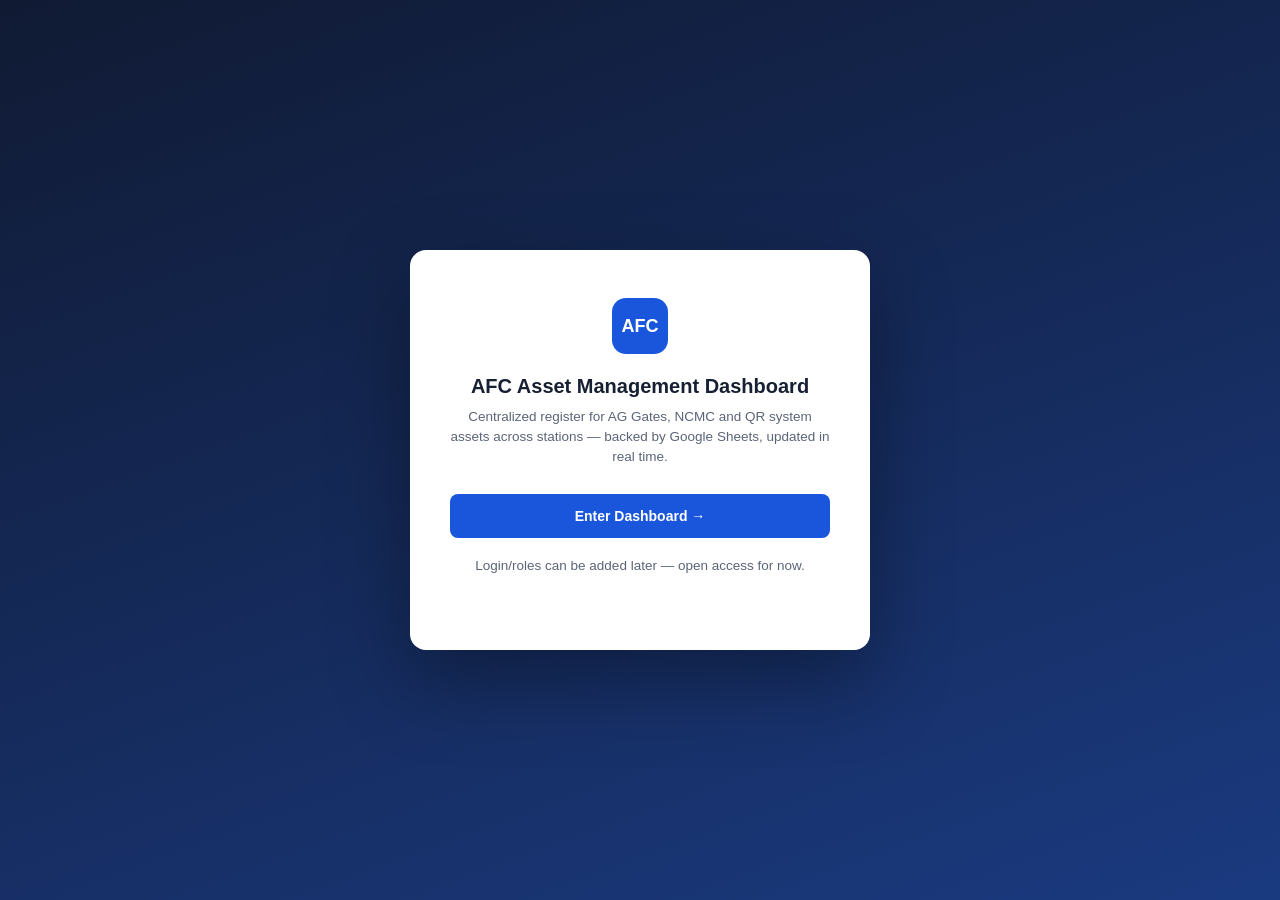
<file: index.html>
<!DOCTYPE html>
<html lang="en">
<head>
<meta charset="UTF-8" />
<meta name="viewport" content="width=device-width, initial-scale=1.0" />
<title>AFC Asset Management</title>
<link rel="stylesheet" href="css/style.css" />
</head>
<body>
  <div class="landing">
    <div class="landing-card">
      <div class="mark">AFC</div>
      <h1>AFC Asset Management Dashboard</h1>
      <p>Centralized register for AG Gates, NCMC and QR system assets across
        stations &mdash; backed by Google Sheets, updated in real time.</p>
      <a class="btn" href="dashboard.html">Enter Dashboard &rarr;</a>
      <p class="small" style="margin-top:18px;">Login/roles can be added later &mdash; open access for now.</p>
    </div>
  </div>
</body>
</html>
</file>
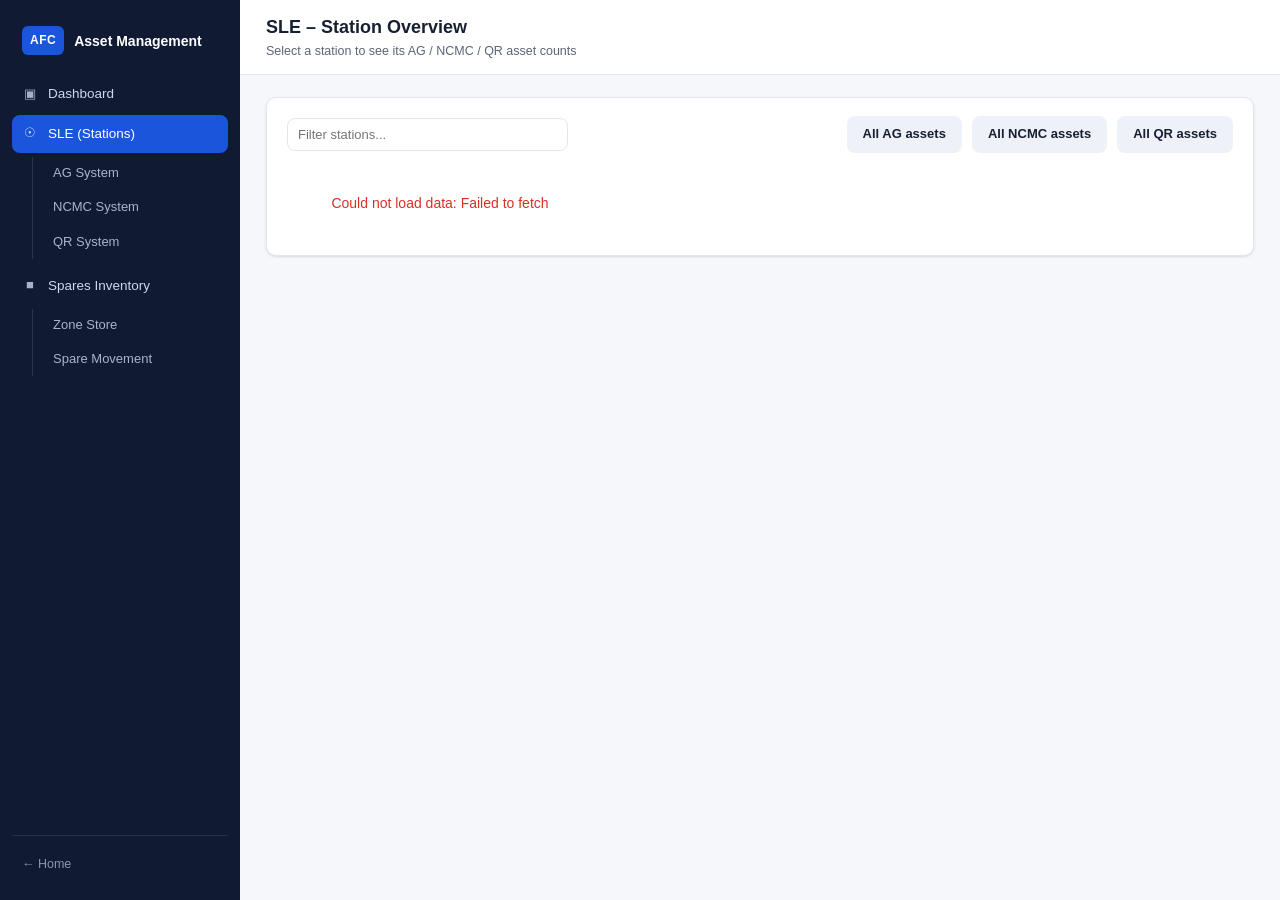
<file: sle.html>
<!DOCTYPE html>
<html lang="en">
<head>
<meta charset="UTF-8" />
<meta name="viewport" content="width=device-width, initial-scale=1.0" />
<title>SLE / Stations - AFC Asset Management</title>
<link rel="stylesheet" href="css/style.css" />
</head>
<body>
  <div class="app-shell">
    <aside class="sidebar" id="sidebar-root"></aside>
    <main class="main">
      <header class="topbar">
        <div>
          <h1>SLE &ndash; Station Overview</h1>
          <div class="subtitle">Select a station to see its AG / NCMC / QR asset counts</div>
        </div>
      </header>

      <div class="content">
        <div class="panel">
          <div class="filter-bar">
            <input type="text" id="station-search" placeholder="Filter stations..." />
            <span class="spacer"></span>
            <a class="btn secondary" href="ag.html">All AG assets</a>
            <a class="btn secondary" href="ncmc.html">All NCMC assets</a>
            <a class="btn secondary" href="qr.html">All QR assets</a>
          </div>
          <div class="station-grid" id="station-grid">
            <div class="loading-row">Loading stations&hellip;</div>
          </div>
        </div>
      </div>
    </main>
  </div>

  <script src="js/config.js"></script>
  <script src="js/api.js"></script>
  <script src="js/common.js"></script>
  <script src="js/sle.js"></script>
</body>
</html>
</file>
<file: css/style.css>
/* ------------------------------------------------------------------
   AFC Asset Dashboard - shared styles
   ------------------------------------------------------------------ */

:root {
  --blue: #1a56db;
  --blue-dark: #123a99;
  --blue-light: #eaf1fd;
  --ink: #172033;
  --ink-soft: #5b6577;
  --line: #e3e7ee;
  --bg: #f5f7fb;
  --card: #ffffff;
  --green: #0f9d58;
  --green-bg: #e6f7ee;
  --amber: #b7791f;
  --amber-bg: #fdf3dd;
  --red: #d93025;
  --red-bg: #fdeceb;
  --radius: 10px;
  --shadow: 0 1px 3px rgba(23, 32, 51, 0.08), 0 1px 2px rgba(23, 32, 51, 0.06);
  --shadow-hover: 0 8px 20px rgba(23, 32, 51, 0.12), 0 2px 6px rgba(23, 32, 51, 0.08);
  --ease: 150ms cubic-bezier(0.2, 0, 0.2, 1);
}

* { box-sizing: border-box; }

html, body {
  margin: 0;
  padding: 0;
  background: var(--bg);
  color: var(--ink);
  font-family: -apple-system, BlinkMacSystemFont, "Segoe UI", Roboto, Helvetica, Arial, sans-serif;
  font-size: 14px;
  line-height: 1.45;
  -webkit-font-smoothing: antialiased;
}

a { color: inherit; text-decoration: none; }

/* Consistent, visible keyboard focus everywhere - accessibility + polish. */
a:focus-visible, button:focus-visible, input:focus-visible, select:focus-visible,
textarea:focus-visible, .link-btn:focus-visible, [tabindex]:focus-visible {
  outline: 2px solid var(--blue);
  outline-offset: 2px;
  border-radius: 4px;
}

/* Thin, unobtrusive scrollbars (WebKit) - matches the rest of the UI instead of the OS default. */
::-webkit-scrollbar { width: 10px; height: 10px; }
::-webkit-scrollbar-track { background: transparent; }
::-webkit-scrollbar-thumb { background: #c7cede; border-radius: 8px; border: 2px solid var(--bg); }
::-webkit-scrollbar-thumb:hover { background: #aab2c7; }
.sidebar::-webkit-scrollbar-thumb { background: rgba(255,255,255,0.18); border-color: #101a33; }
.sidebar::-webkit-scrollbar-thumb:hover { background: rgba(255,255,255,0.3); }

/* ---------- App shell ---------- */

.app-shell {
  display: flex;
  min-height: 100vh;
}

.sidebar {
  width: 240px;
  flex-shrink: 0;
  background: #101a33;
  color: #cfd8ea;
  display: flex;
  flex-direction: column;
  padding: 18px 12px;
  position: sticky;
  top: 0;
  height: 100vh;
  overflow-y: auto;
  transition: transform var(--ease);
}

.sidebar-brand {
  display: flex;
  align-items: center;
  gap: 10px;
  padding: 8px 10px 20px;
}

.sidebar-brand-mark {
  background: var(--blue);
  color: #fff;
  font-weight: 700;
  font-size: 12px;
  padding: 6px 8px;
  border-radius: 6px;
  letter-spacing: 0.5px;
}

.sidebar-brand-text {
  font-weight: 600;
  color: #fff;
  font-size: 14px;
}

.sidebar-nav { display: flex; flex-direction: column; gap: 2px; flex: 1; }

.nav-link {
  display: flex;
  align-items: center;
  gap: 10px;
  padding: 9px 10px;
  border-radius: 8px;
  color: #cfd8ea;
  font-size: 13.5px;
  transition: background var(--ease), color var(--ease);
}

.nav-link:hover { background: rgba(255,255,255,0.06); color: #fff; }
.nav-link.active { background: var(--blue); color: #fff; }

.nav-icon { font-size: 13px; width: 16px; text-align: center; opacity: 0.8; }

.nav-children {
  display: flex;
  flex-direction: column;
  gap: 2px;
  margin: 2px 0 6px 20px;
  border-left: 1px solid rgba(255,255,255,0.12);
  padding-left: 10px;
}

.nav-sublink { padding: 7px 10px; font-size: 13px; color: #a9b4cb; }
.nav-sublink.active { background: rgba(26,86,219,0.35); color: #fff; }

.sidebar-footer { border-top: 1px solid rgba(255,255,255,0.1); padding-top: 10px; margin-top: 10px; }
.nav-exit { color: #8b96ad; font-size: 12.5px; }

.main { flex: 1; min-width: 0; display: flex; flex-direction: column; }

.topbar {
  background: var(--card);
  border-bottom: 1px solid var(--line);
  padding: 14px 26px;
  display: flex;
  align-items: center;
  justify-content: space-between;
  position: sticky;
  top: 0;
  z-index: 5;
}

.topbar h1 { font-size: 18px; margin: 0; font-weight: 700; }
.topbar .subtitle { font-size: 12.5px; color: var(--ink-soft); margin-top: 2px; }

.content { padding: 22px 26px 60px; flex: 1; }

/* ---------- Cards / stats ---------- */

.stat-grid {
  display: grid;
  grid-template-columns: repeat(auto-fit, minmax(150px, 1fr));
  gap: 14px;
  margin-bottom: 22px;
}

.stat-card {
  background: var(--card);
  border-radius: var(--radius);
  box-shadow: var(--shadow);
  padding: 16px 18px;
  border: 1px solid var(--line);
  transition: box-shadow var(--ease), transform var(--ease);
}
.stat-card:hover { box-shadow: var(--shadow-hover); transform: translateY(-1px); }

.stat-card .label { font-size: 11.5px; text-transform: uppercase; letter-spacing: 0.5px; color: var(--ink-soft); font-weight: 600; }
.stat-card .value { font-size: 26px; font-weight: 700; margin-top: 6px; }
.stat-card.accent-blue .value { color: var(--blue); }
.stat-card.accent-green .value { color: var(--green); }
.stat-card.accent-red .value { color: var(--red); }
.stat-card.accent-amber .value { color: var(--amber); }

.panel {
  background: var(--card);
  border-radius: var(--radius);
  box-shadow: var(--shadow);
  border: 1px solid var(--line);
  padding: 18px 20px;
  margin-bottom: 20px;
}

.panel h2 { font-size: 15px; margin: 0 0 14px; font-weight: 700; }
.panel h3 { font-size: 13.5px; margin: 0 0 10px; font-weight: 700; color: var(--ink-soft); }

.panel-grid { display: grid; grid-template-columns: 2fr 1fr; gap: 18px; }
@media (max-width: 980px) { .panel-grid { grid-template-columns: 1fr; } }

/* ---------- Tables ---------- */

table { width: 100%; border-collapse: collapse; font-size: 13px; }
thead th {
  text-align: left;
  font-size: 11px;
  text-transform: uppercase;
  letter-spacing: 0.4px;
  color: var(--ink-soft);
  border-bottom: 1px solid var(--line);
  padding: 8px 10px;
  white-space: nowrap;
  background: var(--card);
  position: sticky;
  top: 0;
  z-index: 1;
}
tbody td { padding: 10px 10px; border-bottom: 1px solid var(--line); vertical-align: middle; }
tbody tr { transition: background var(--ease); }
tbody tr:hover { background: var(--blue-light); }
.table-wrap { overflow-x: auto; max-height: 70vh; overflow-y: auto; }
.link-btn { color: var(--blue); font-weight: 600; cursor: pointer; margin-right: 10px; font-size: 12.5px; transition: opacity var(--ease); }
.link-btn:hover { opacity: 0.7; }
.link-btn.danger { color: var(--red); }

.loading-row, .empty-row, .error-row { padding: 24px; text-align: center; color: var(--ink-soft); }
.error-row { color: var(--red); }

/* ---------- Badges ---------- */

.badge { display: inline-block; padding: 3px 9px; border-radius: 999px; font-size: 11.5px; font-weight: 600; }
.badge-green { background: var(--green-bg); color: var(--green); }
.badge-amber { background: var(--amber-bg); color: var(--amber); }
.badge-red { background: var(--red-bg); color: var(--red); }
.badge-muted { background: #eef0f4; color: var(--ink-soft); }

/* ---------- Buttons / forms ---------- */

.btn {
  display: inline-flex;
  align-items: center;
  gap: 6px;
  background: var(--blue);
  color: #fff;
  border: none;
  padding: 9px 16px;
  border-radius: 8px;
  font-size: 13px;
  font-weight: 600;
  cursor: pointer;
  transition: background var(--ease), transform var(--ease), box-shadow var(--ease), opacity var(--ease);
}
.btn:hover { background: var(--blue-dark); }
.btn:active { transform: translateY(1px); }
.btn:disabled { opacity: 0.6; cursor: not-allowed; transform: none; }
.btn.secondary { background: #eef1f7; color: var(--ink); }
.btn.secondary:hover { background: #e2e6ef; }
.btn.danger { background: var(--red); }
.btn.danger:hover { background: #b3271e; }

.filter-bar { display: flex; flex-wrap: wrap; gap: 10px; align-items: center; margin-bottom: 16px; }
.filter-bar input, .filter-bar select {
  padding: 8px 10px;
  border-radius: 8px;
  border: 1px solid var(--line);
  font-size: 13px;
  background: #fff;
  transition: border-color var(--ease);
}
.filter-bar input:hover, .filter-bar select:hover { border-color: #b9c2d6; }
.filter-bar input[type="text"] { min-width: 220px; flex: 1; }
.filter-bar .spacer { flex: 1; }

.form-grid { display: grid; grid-template-columns: 1fr 1fr; gap: 12px 16px; }
@media (max-width: 640px) { .form-grid { grid-template-columns: 1fr; } }
.form-field { display: flex; flex-direction: column; gap: 5px; }
.form-field.full { grid-column: 1 / -1; }
.form-field label { font-size: 12px; font-weight: 600; color: var(--ink-soft); }
.form-field input, .form-field select, .form-field textarea {
  padding: 9px 10px;
  border-radius: 8px;
  border: 1px solid var(--line);
  font-size: 13.5px;
  background: #fff;
  font-family: inherit;
  transition: border-color var(--ease);
}
.form-field input:hover, .form-field select:hover, .form-field textarea:hover { border-color: #b9c2d6; }
.form-field input:focus, .form-field select:focus, .form-field textarea:focus {
  border-color: var(--blue);
  outline: none;
}
.form-section-title {
  grid-column: 1 / -1;
  font-size: 12px;
  font-weight: 700;
  text-transform: uppercase;
  letter-spacing: 0.4px;
  color: var(--blue);
  margin-top: 6px;
  padding-top: 10px;
  border-top: 1px dashed var(--line);
}
.form-section-title:first-child { border-top: none; padding-top: 0; margin-top: 0; }

.view-grid { display: grid; grid-template-columns: 1fr 1fr; gap: 10px 20px; font-size: 13.5px; }
.view-grid .k { color: var(--ink-soft); font-size: 11.5px; text-transform: uppercase; letter-spacing: 0.3px; }
.view-grid .v { font-weight: 600; margin-bottom: 8px; }

/* ---------- Modal ---------- */

.modal-overlay {
  position: fixed; inset: 0;
  background: rgba(16, 26, 51, 0.5);
  display: none;
  align-items: flex-start;
  justify-content: center;
  padding: 40px 16px;
  overflow-y: auto;
  z-index: 50;
}
.modal-overlay.open { display: flex; }
.modal-box {
  background: #fff;
  border-radius: var(--radius);
  max-width: 640px;
  width: 100%;
  padding: 22px 24px;
  box-shadow: 0 20px 60px rgba(0,0,0,0.25);
  animation: modal-in 160ms cubic-bezier(0.2, 0, 0.2, 1);
}
@keyframes modal-in {
  from { opacity: 0; transform: translateY(8px) scale(0.98); }
  to { opacity: 1; transform: translateY(0) scale(1); }
}
.modal-box h2 { margin: 0 0 16px; font-size: 16px; }
.modal-actions { display: flex; justify-content: flex-end; gap: 10px; margin-top: 18px; }

/* ---------- Toasts ---------- */

#toast-host { position: fixed; bottom: 20px; right: 20px; display: flex; flex-direction: column; gap: 8px; z-index: 100; }
.toast {
  background: #172033; color: #fff; padding: 10px 16px; border-radius: 8px;
  font-size: 13px; opacity: 0; transform: translateY(8px); transition: all 0.25s ease;
  box-shadow: 0 6px 20px rgba(0,0,0,0.2);
}
.toast.show { opacity: 1; transform: translateY(0); }
.toast-error { background: var(--red); }
.toast-success { background: var(--green); }

/* ---------- Landing page ---------- */

.landing {
  min-height: 100vh;
  display: flex;
  align-items: center;
  justify-content: center;
  background: linear-gradient(160deg, #101a33 0%, #1a3a80 100%);
  padding: 20px;
}
.landing-card {
  background: #fff;
  border-radius: 16px;
  padding: 48px 40px;
  max-width: 460px;
  width: 100%;
  text-align: center;
  box-shadow: 0 30px 80px rgba(0,0,0,0.35);
}
.landing-card .mark {
  width: 56px; height: 56px; border-radius: 14px; background: var(--blue);
  color: #fff; display: flex; align-items: center; justify-content: center;
  font-weight: 800; margin: 0 auto 18px; font-size: 18px;
}
.landing-card h1 { font-size: 20px; margin: 0 0 6px; }
.landing-card p { color: var(--ink-soft); font-size: 13.5px; margin: 0 0 26px; line-height: 1.5; }
.landing-card .btn { width: 100%; justify-content: center; padding: 12px; font-size: 14px; }

/* ---------- Station cards (sle.html) ---------- */

.station-grid { display: grid; grid-template-columns: repeat(auto-fill, minmax(230px, 1fr)); gap: 14px; }
.station-card {
  background: var(--card); border: 1px solid var(--line); border-radius: var(--radius);
  padding: 16px 18px; box-shadow: var(--shadow);
  transition: box-shadow var(--ease), transform var(--ease);
}
.station-card:hover { box-shadow: var(--shadow-hover); transform: translateY(-1px); }
.station-card h3 { margin: 0 0 12px; font-size: 15px; }
.station-card .row { display: flex; justify-content: space-between; font-size: 13px; padding: 4px 0; }
.station-card .row a { color: var(--blue); font-weight: 600; }
.station-card .total { border-top: 1px solid var(--line); margin-top: 8px; padding-top: 8px; font-weight: 700; }

/* ---------- Counter Number picker (ncmc.html / qr.html) ---------- */

.counter-number-grid { display: flex; flex-wrap: wrap; gap: 10px; }
.counter-number-box {
  width: 112px;
  height: 92px;
  border: 1px solid var(--line);
  border-radius: var(--radius);
  background: var(--card);
  box-shadow: var(--shadow);
  display: flex;
  flex-direction: column;
  align-items: center;
  justify-content: center;
  text-align: center;
  padding: 8px;
  cursor: pointer;
  transition: border-color 0.15s ease, background 0.15s ease;
}
.counter-number-box:hover { border-color: var(--blue); }
.counter-number-box.selected { border-color: var(--blue); background: var(--blue-light); }
.counter-number-box-label { font-weight: 700; font-size: 13px; }
.counter-number-box-count { font-size: 11.5px; color: var(--ink-soft); margin-top: 4px; }

/* ---------- Misc ---------- */

.text-muted { color: var(--ink-soft); }
.text-danger { color: var(--red); }
.mt-0 { margin-top: 0; }
.small { font-size: 12px; }

/* ---------- Loading spinner ---------- */

.loading-row { display: flex; align-items: center; justify-content: center; gap: 8px; }
.spinner {
  width: 14px; height: 14px;
  border: 2px solid var(--line);
  border-top-color: var(--blue);
  border-radius: 50%;
  animation: spin 0.7s linear infinite;
  flex-shrink: 0;
}
@keyframes spin { to { transform: rotate(360deg); } }

/* ---------- Mobile sidebar (off-canvas drawer) ---------- */
/* Placed last on purpose - at equal specificity, CSS applies rules in
   source order, so these overrides must come after .sidebar/.topbar/
   .content's base rules above to actually win inside the media query.
   Above the breakpoint this whole block is inert: .sidebar-toggle-btn
   and .sidebar-backdrop stay hidden and the sidebar keeps its normal
   sticky in-flow desktop layout. */

.sidebar-toggle-btn {
  display: none;
  position: fixed;
  top: 14px;
  left: 14px;
  z-index: 60;
  width: 38px;
  height: 38px;
  align-items: center;
  justify-content: center;
  background: #101a33;
  color: #fff;
  border: none;
  border-radius: 8px;
  font-size: 16px;
  cursor: pointer;
  box-shadow: var(--shadow-hover);
  transition: background var(--ease);
}
.sidebar-toggle-btn:hover { background: #1a2747; }

.sidebar-backdrop {
  display: none;
  position: fixed;
  inset: 0;
  background: rgba(9, 14, 28, 0.45);
  z-index: 55;
  opacity: 0;
  transition: opacity var(--ease);
}

@media (max-width: 880px) {
  .sidebar-toggle-btn { display: flex; }
  .sidebar {
    position: fixed;
    left: 0; top: 0;
    z-index: 58;
    transform: translateX(-100%);
    box-shadow: var(--shadow-hover);
  }
  body.sidebar-open .sidebar { transform: translateX(0); }
  body.sidebar-open .sidebar-backdrop { display: block; opacity: 1; }
  .content { padding-top: 64px; }
  .topbar { padding-left: 64px; flex-wrap: wrap; }
  .stat-grid { grid-template-columns: repeat(auto-fit, minmax(130px, 1fr)); }
}
</file>
